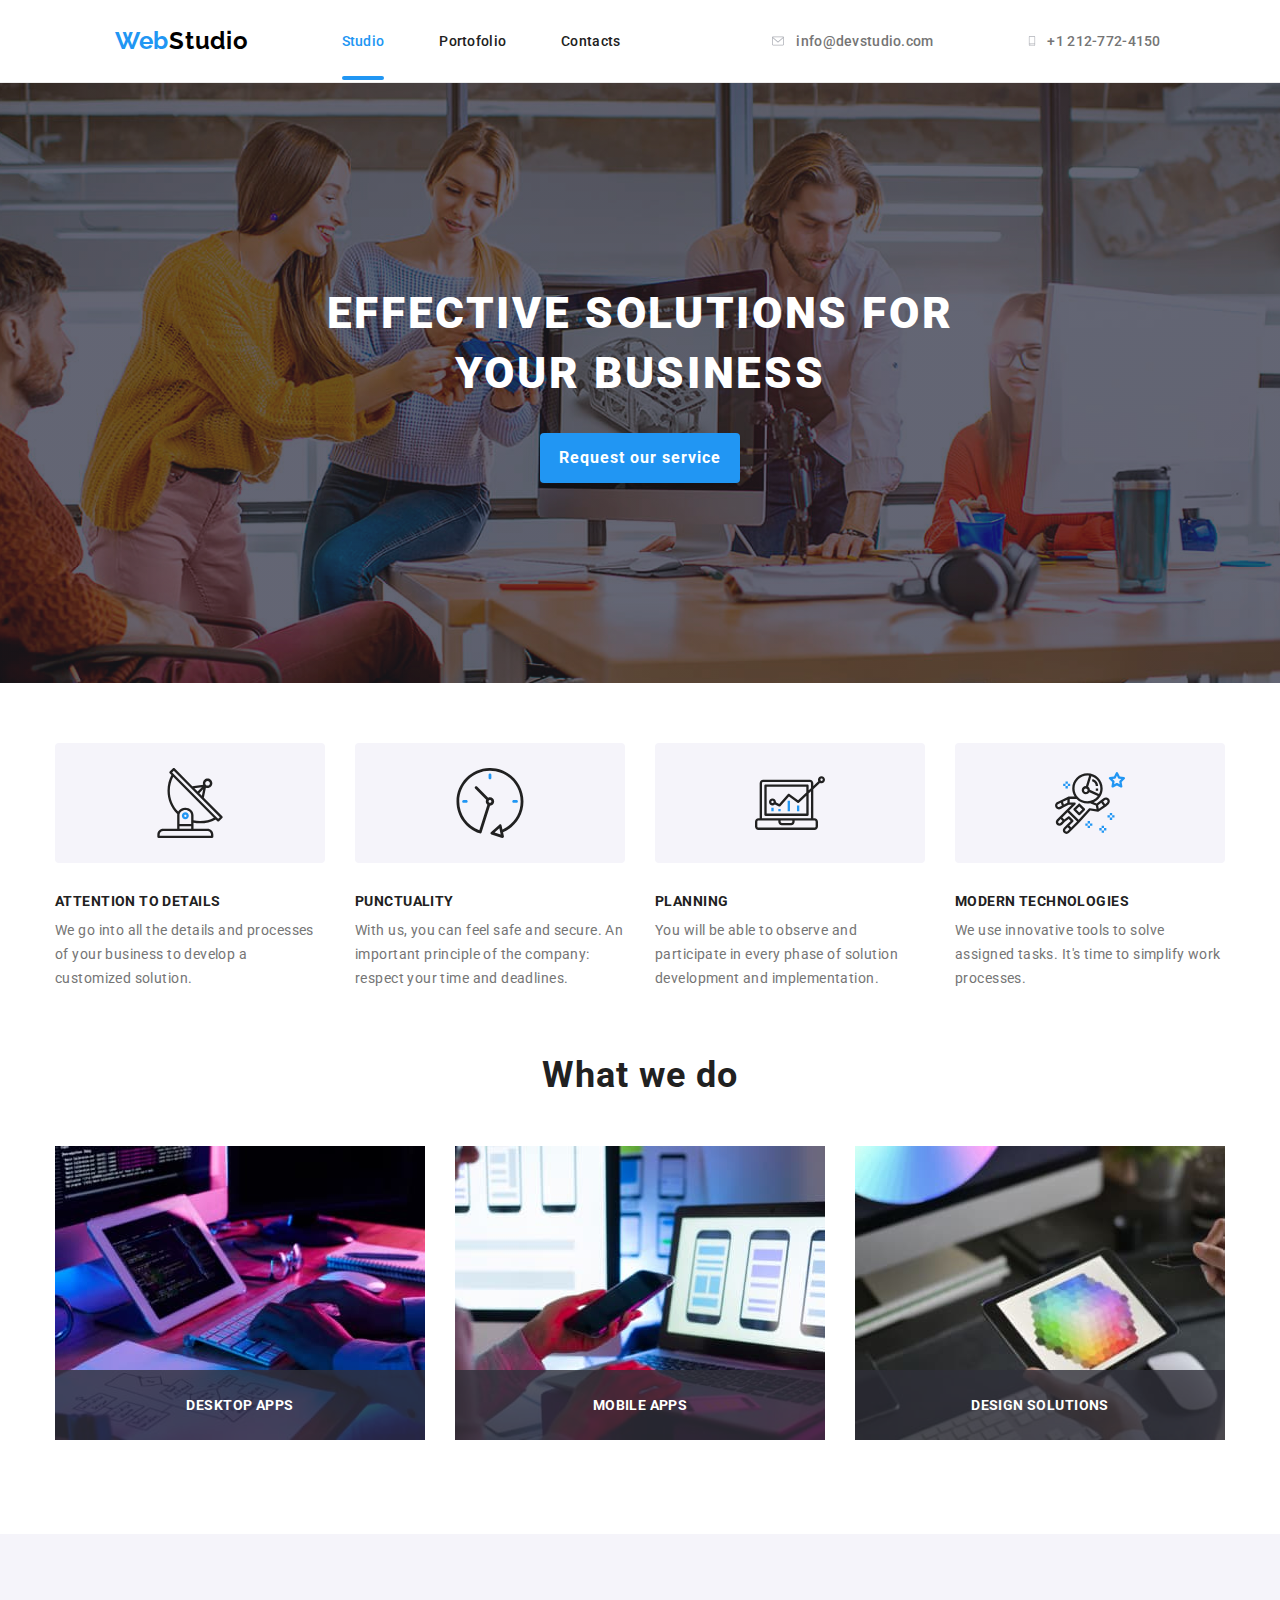
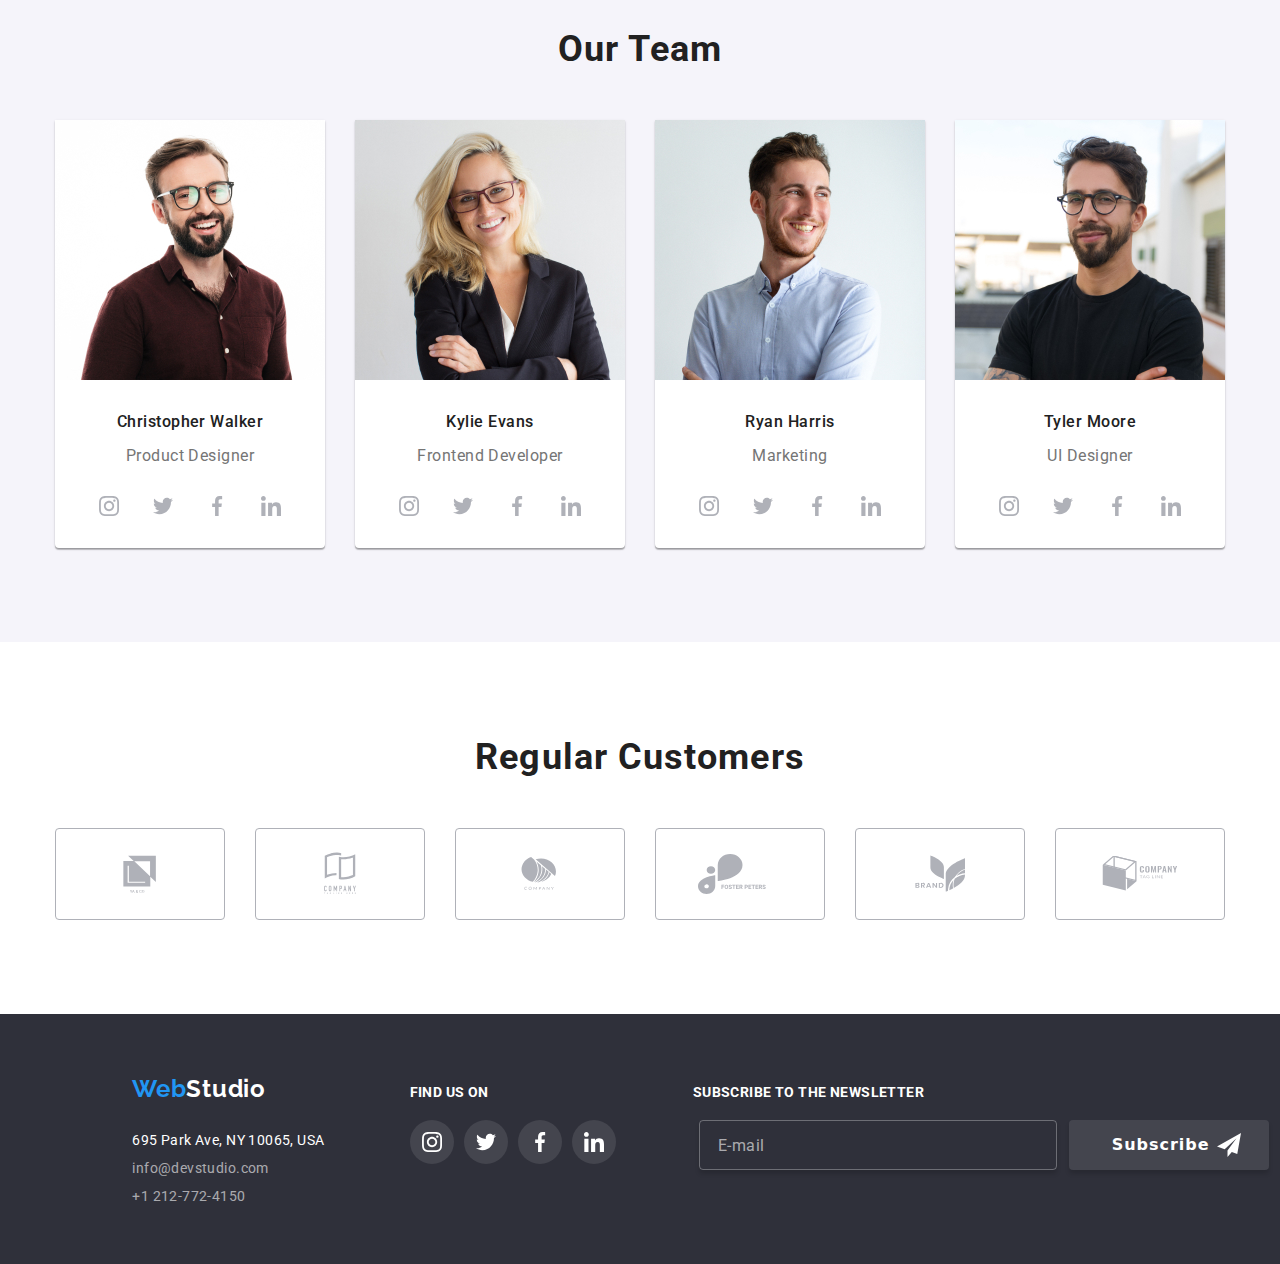
<file: index.html>
<!DOCTYPE html>
<html lang="en">
<head>
    <meta charset="UTF-8">
    <meta name="viewport" content="width=device-width, initial-scale=1.0">
    <title>Studio</title>
    <link rel="preconnect" href="https://fonts.googleapis.com">
    <link rel="preconnect" href="https://fonts.gstatic.com" crossorigin>
    <link href="https://fonts.googleapis.com/css2?family=Raleway:wght@700&family=Roboto:wght@400;500;700;900&display=swap" rel="stylesheet">
    <link
        rel="stylesheet"
        href="https://cdnjs.cloudflare.com/ajax/libs/modern-normalize/1.0.0/modern-normalize.min.css">
    <link rel="stylesheet" href="css/reset.css">   
    <link rel="stylesheet" href="css/style.css">
</head>
<body class="global-body">
    <div class="section container-header">
        <div class="logo-header">
            <a class="logo" href="#">
                <span class="logo-web">Web</span>
                <span class="studio">Studio</span>
            </a>
        </div>

            <svg class="menu-button js-open-menu open-menu-mobile">
                <use href="./Images/symbol-defs.svg#icon-open-menu-mobile-btn"/>
            </svg>

        <div class="js-menu-container">
            <nav class="nav-menu-mobile">
                <a href="index.html"  id="current">Studio</a>
                <a href="portofolio.html" >Portofolio</a>
                <a href="#">Contacts</a>
            </nav>

            <div class="contacts-menu-mobile">
                <a>info@devstudio.com</a>
                <a>+1 212-772-4150</a>
            </div>

            <div class="mobile-links">
                <a>Instagram</a>
                <img src="./Images/Line.jpg" alt="line">
                <a>Twitter</a>
                <img src="./Images/Line.jpg" alt="line">
                <a>Facebook</a>
                <img src="./Images/Line.jpg" alt="line">
                <a>LinkedIn</a>
            </div>
            
                <svg class="menu-toggle js-close-menu close-menu-mobile">
                    <use href="./Images/symbol-defs.svg#icon-close-menu-mobile-btn"/>
                </svg>
        </div>

        <header class="header">
            <nav class="navigation">
                    <a href="index.html" class="nav-link" id="current">Studio</a>
                    <a href="portofolio.html" class="nav-link">Portofolio</a>
                    <a href="#" class="nav-link">Contacts</a>
            </nav>

            <div class="email-contact-section">
                <div class="icon-mail">
                    <svg class="icon-header"><use href="./Images/symbol-defs.svg#icon-envelope"/></svg>
                    <a class="email-contact">info@devstudio.com</a>
                </div>

                <div class="icon-phone">
                    <svg class="icon-header"><use href="./Images/symbol-defs.svg#icon-smartphone"/></svg>
                    <a class="email-contact">+1 212-772-4150</a>
                </div>
            </div>
        </header>
    </div>
        
    <main>
    <section class="section effectiv-btn-section">
        <div class="effective-container">
            <h1>EFFECTIVE SOLUTIONS FOR <br> YOUR BUSINESS</h1>
            <button data-modal-open class="request-button" type="button">Request our service</button>
        </div>
    </section>

    <section class="section description-section">
        <div class="container-description">
            <ul class="descriptions"> 
                <li class="item-description">
                    <div>
                        <svg><use href="./Images/symbol-defs.svg#icon-antenna"/></svg>
                    </div>
                    <h3>ATTENTION TO DETAILS</h3>
                    <p>We go into all the details and processes of your business to develop a customized solution.</p>
                </li>
    
                <li class="item-description">
                    <div>
                        <svg><use href="./Images/symbol-defs.svg#icon-clock"/></svg>
                    </div>
                    <h3>PUNCTUALITY</h3>
                    <p>With us, you can feel safe and secure. An important principle of the company: respect your time and deadlines.</p>
                </li>
    
                <li class="item-description">
                    <div>
                        <svg><use href="./Images/symbol-defs.svg#icon-diagram"/></svg>
                    </div>
                    <h3>PLANNING</h3>
                    <p>You will be able to observe and participate in every phase of solution development and implementation.</p>
                </li>
    
                <li class="item-description">
                    <div>
                        <svg><use href="./Images/symbol-defs.svg#icon-astronaut"/></svg>
                    </div>
                    <h3>MODERN TECHNOLOGIES</h3>
                    <p>We use innovative tools to solve assigned tasks. It's time to simplify work processes.</p>
                </li>
            </ul>
        </div>
    </section>

    <section class="section ocupation-section">
        <div class="container-ocupation">
            <h2>What we do</h2>
            <ul class="items-ocupation">
                <li>
                    <picture>
                        <source
                            media="(min-width: 1158px)"
                            srcset="
                            ./Images/work-on-computer.jpg    1x,
                            ./Images/work-on-computer_2x.jpg 2x
                            "
                        />
              
                        <img src="./Images/work-on-computer.jpg" alt="lucru pe calculator">
                    </picture>
                    <div><h4>DESKTOP APPS</h4></div>
                </li>

                <li>
                    <picture>
                        <source
                            media="(min-width: 1158px)"
                            srcset="
                            ./Images/phone.jpg    1x,
                            ./Images/phone_2x.jpg 2x
                            "
                        />
              
                        <img src="./Images/phone.jpg" alt="configurare telefon">
                    </picture>
                    <div><h4>MOBILE APPS</h4></div>
                </li>
                    
                <li>
                    <picture>
                        <source
                            media="(min-width: 1158px)"
                            srcset="
                            ./Images/colors.jpg    1x,
                            ./Images/colors_2x.jpg 2x
                            "
                        />
              
                        <img src="./Images/colors.jpg" alt="diagrama culori">
                    </picture>
                        <div><h4>DESIGN SOLUTIONS</h4></div>
                </li>
            </ul>
        </div>
    </section>

    <section class="section our-team-section">
        <div class="container-our-team">
            <h2>Our Team</h2>
            <ul class="class-our-team">
                <li>
                    <picture>
                         <!-- Desktop -->
                        <source
                            media="(min-width: 1158px)"
                            srcset="
                            ./Images/ChristopherW.jpg 1x,
                            ./Images/ChristopherW-d_2x.jpg 2x
                            "
                        />
              
                        <!-- Tablet -->
                        <source
                            media="(min-width: 768px)"
                            srcset="
                            ./Images/ChristopherW-t_1x.jpg 1x,
                            ./Images/ChristopherW-t_2x.jpg 2x
                            "
                        />
              
                        <!-- Mobile -->
                        <source
                            srcset="
                            ./Images/ChristopherW-m_1x.jpg 1x,
                            ./Images/ChristopherW-m_2x.jpg 2x
                            "
                        />
              
                        <img src="./Images/ChristopherW.jpg"
                        alt="Christopher Walker-Product Designer"/>
                    </picture>
                        
                    <div class="social-media-ourteam">
                        <h3>Christopher Walker</h3> 
                        <p>Product Designer</p>
                        <ul>
                            <li class="icon-our-team">
                                <a>
                                    <svg class="icons"><use href="./Images/symbol-defs.svg#icon-instagram"/></svg>
                                </a>
                            </li>
                    
                            <li class="icon-our-team">
                                <a>
                                    <svg class="icons"><use href="./Images/symbol-defs.svg#icon-twitter"/></svg>
                                </a>
                            </li>
                    
                            <li class="icon-our-team">
                                <a>
                                    <svg class="icons"><use href="./Images/symbol-defs.svg#icon-facebook"/></svg>
                                </a>
                            </li>
                    
                            <li class="icon-our-team">
                                <a>
                                    <svg class="icons"><use href="./Images/symbol-defs.svg#icon-linkedin"/></svg>
                                </a>
                            </li>
                        </ul>
                    </div>
                </li>
                    
                <li>
                    <picture>
                        <!-- Desktop -->
                        <source
                            media="(min-width: 1158px)"
                            srcset="
                            ./Images/KylieE.jpg 1x,
                            ./Images/KylieE_2x.jpg 2x
                            "
                        />
              
                        <!-- Tablet -->
                        <source
                            media="(min-width: 768px)"
                            srcset="
                            ./Images/KylieE-t_1x.jpg 1x,
                            ./Images/KylieE-t_2x.jpg 2x
                            "
                        />
              
                        <!-- Mobile -->
                        <source
                            srcset="
                            ./Images/KylieE-m_1x.jpg 1x,
                            ./Images/KylieE-m_2x.jpg 2x
                            "
                        />
              
                        <img src="./Images/KylieE.jpg" 
                        alt="Kylie Evans-Frontend Developer" >
                    </picture>
                        
                    <div class="social-media-ourteam">
                        <h3>Kylie Evans</h3>
                        <p>Frontend Developer</p>
                        <ul>
                            <li class="icon-our-team">
                                <a>
                                    <svg class="icons"><use href="./Images/symbol-defs.svg#icon-instagram"/></svg>
                                </a>
                            </li>
                    
                            <li class="icon-our-team">
                                <a>
                                    <svg class="icons"><use href="./Images/symbol-defs.svg#icon-twitter"/></svg>
                                </a>
                            </li>
                    
                            <li class="icon-our-team">
                                <a>
                                    <svg class="icons"><use href="./Images/symbol-defs.svg#icon-facebook"/></svg>
                                </a>
                            </li>
                    
                            <li class="icon-our-team">
                                <a>
                                    <svg class="icons"><use href="./Images/symbol-defs.svg#icon-linkedin"/></svg>
                                </a>
                            </li>
                        </ul>
                    </div>
                </li>
                   
                <li>
                    <picture>
                        <!-- Desktop -->
                        <source
                            media="(min-width: 1158px)"
                            srcset="
                            ./Images/RyanHarris.jpg 1x,
                            ./Images/RyanHarris_2x.jpg 2x
                            "
                        />
              
                        <!-- Tablet -->
                        <source
                            media="(min-width: 768px)"
                            srcset="
                            ./Images/RyanHarris-t_1x.jpg 1x,
                            ./Images/RyanHarris-t_2x.jpg 2x
                            "
                        />
              
                        <!-- Mobile -->
                        <source
                            srcset="
                            ./Images/RyanHarris-m_1x.jpg 1x,
                            ./Images/RyanHarris-m_2x.jpg 2x
                            "
                        />
              
                        <img src="./Images/RyanHarris.jpg" 
                        alt="Ryan Harris-Marketing" >
                    </picture>
                        
                    <div class="social-media-ourteam">
                        <h3>Ryan Harris</h3>
                        <p>Marketing</p>
                        <ul>
                            <li class="icon-our-team">
                                <a>
                                    <svg class="icons"><use href="./Images/symbol-defs.svg#icon-instagram"/></svg>
                                </a>
                            </li>
                    
                            <li class="icon-our-team">
                                <a>
                                    <svg class="icons"><use href="./Images/symbol-defs.svg#icon-twitter"/></svg>
                                </a>
                            </li>
                    
                            <li class="icon-our-team">
                                <a>
                                    <svg class="icons"><use href="./Images/symbol-defs.svg#icon-facebook"/></svg>
                                </a>
                            </li>
                    
                            <li class="icon-our-team">
                                <a>
                                    <svg class="icons"><use href="./Images/symbol-defs.svg#icon-linkedin"/></svg>
                                </a>
                            </li>
                        </ul>
                    </div>
                </li>
                   
                <li>
                    <picture>
                        <!-- Desktop -->
                        <source
                            media="(min-width: 1158px)"
                            srcset="
                            ./Images/TylerM.jpg 1x,
                            ./Images/TylerM_2x.jpg 2x
                            "
                        />
              
                        <!-- Tablet -->
                        <source
                            media="(min-width: 768px)"
                            srcset="
                            ./Images/TylerM-t_1x.jpg 1x,
                            ./Images/TylerM-t_2x.jpg 2x
                            "
                        />
              
                        <!-- Mobile -->
                        <source
                            srcset="
                            ./Images/TylerM-m_1x.jpg 1x,
                            ./Images/TylerM-m_2x.jpg 2x
                            "
                        />
              
                        <img src="./Images/TylerM.jpg" 
                        alt="Tyler Moore-UI Designer" >
                    </picture>
                        
                    <div class="social-media-ourteam">
                        <h3>Tyler Moore</h3>
                        <p>UI Designer</p>
                        <ul>
                            <li class="icon-our-team">
                                <a>
                                    <svg class="icons"><use href="./Images/symbol-defs.svg#icon-instagram"/></svg>
                                </a>
                            </li>
                    
                            <li class="icon-our-team">
                                <a>
                                    <svg class="icons"><use href="./Images/symbol-defs.svg#icon-twitter"/></svg>
                                </a>
                            </li>
                    
                            <li class="icon-our-team">
                                <a>
                                    <svg class="icons"><use href="./Images/symbol-defs.svg#icon-facebook"/></svg>
                                </a>
                            </li>
                    
                            <li class="icon-our-team">
                                <a>
                                    <svg class="icons"><use href="./Images/symbol-defs.svg#icon-linkedin"/></svg>
                                </a>
                            </li>
                        </ul>
                    </div>
                </li>
            </ul>
        </div>
    </section>

    <section class="customers-section">
        <div class="section customers-container">
            <h2>Regular Customers</h2>
            <ul class="customers-icons">
                <li class="company-icon">
                    <a>
                        <svg><use href="./Images/symbol-defs.svg#icon-YaCo"/></svg>
                    </a>
                </li>
                <li class="company-icon">
                    <a>
                        <svg><use href="./Images/symbol-defs.svg#icon-Tagline"/></svg>
                    </a>
                </li>
                <li class="company-icon">
                    <a>
                        <svg><use href="./Images/symbol-defs.svg#icon-Company"/></svg>
                    </a>
                </li>
                <li class="company-icon">
                    <a class="items-vector">
                        <svg class="vectorone"><use href="./Images/symbol-defs.svg#icon-group"/></svg>
                    </a>
                </li>
                <li class="company-icon">
                    <a>
                        <svg><use href="./Images/symbol-defs.svg#icon-Brand"/></svg>
                    </a>
                </li>
                <li class="company-icon">
                    <a>
                        <svg><use href="./Images/symbol-defs.svg#icon-CompanyTag"/></svg>
                    </a>
                </li>
            </ul>
        </div>
    </section>
        
    <footer class="section footer-section">
        <div class="footer-container">
            <div class="logo-footer">
                <a class="logo" href="#">
                    <span class="logo-web">Web</span>
                    <span class="studio-logo">Studio</span>
                </a>
            </div>
                
            <address class="adress-section">
                <span>695 Park Ave, NY 10065, USA</span>
                <p class="email-contact">info@devstudio.com</p>
                <p class="email-contact">+1 212-772-4150</p>         
            </address>
        </div>
        
        <div class="find-us-section">
            <h3>Find us on</h3>
            <ul class="social-media-footer-container">
                <li class="footer-items">
                    <a>
                        <svg class="icon">
                            <use href="./Images/symbol-defs.svg#icon-instagramFooter"/>
                        </svg>
                    </a>
                </li>
        
                <li class="footer-items">
                    <a>
                        <svg class="icon">
                            <use href="./Images/symbol-defs.svg#icon-twitterFooter"/>
                        </svg>
                    </a>
                </li>
        
                <li class="footer-items">
                    <a>
                        <svg class="icon">
                            <use href="./Images/symbol-defs.svg#icon-facebookFooter"/>
                        </svg>
                    </a>
                </li>
        
                <li class="footer-items">
                    <a>
                        <svg class="icon">
                            <use href="./Images/symbol-defs.svg#icon-linkedinFooter"/>
                        </svg>
                    </a>
                </li>
            </ul>
        </div>
        
        <div class="subscribe-container">
            <h3>Subscribe to the newsletter</h3>
            <div class="substribe-input-btn">
                <label for="email-subscribe" class="text-form"></label>
                <input class="subscribe-input" 
                    type="email" 
                    name="email" 
                    id="email-subscribe" 
                    placeholder="E-mail" 
                    pattern="[a-z0-9._%+\-]+@[a-z0-9.\-]+\.[a-z]{2,}$"
                    autocomplete="off">
                <button type="submit" class="subscribe-btn">Subscribe
                    <svg class="send-subscribe-icon">
                        <use href="./Images/symbol-defs.svg#icon-icon-send"></use>
                    </svg>
                </button>
            </div>
        </div>
    </footer>
    </main>
        
<!--Button Modal-->
        <div class="modal is-hidden" data-modal>
            <div class="modal-content">
                    <svg data-modal-close class="close-btn">
                        <use href="./Images/symbol-defs.svg#icon-button"/>
                    </svg>
                <p>Leave your information and we'll call you back</p>
                <form name="contact-form" autocomplete="off" method="get">
        
                <div class="content-modal-container">
                    <label for="name" class="text-form">Name</label>
                    <input class="input-content" type="name" name="name" id="name" required>
                        <svg class="icon-form">
                            <use href="./Images/symbol-defs.svg#icon-person_black"/>
                        </svg>   
                </div>
        
                <div class="content-modal-container">
                    <label for="tel" class="text-form">Telephone</label>
                    <input class="input-content" 
                            type="tel" name="telephone" 
                            id="tel" 
                            required
                    />
                    <svg class="icon-form">
                        <use href="./Images/symbol-defs.svg#icon-phone_black"/>
                    </svg>
                </div>
        
                <div class="content-modal-container">
                    <label for="email" class="text-form">E-mail</label>
                    <input class="input-content" 
                            type="email" 
                            name="email" 
                            id="email" 
                            pattern="[a-z0-9._%+\-]+@[a-z0-9.\-]+\.[a-z]{2,}$"
                            required
                    />
                    <svg class="icon-form">
                        <use href="./Images/symbol-defs.svg#icon-email_black"/>
                    </svg>
                </div>
        
                <div class="content-modal-container">
                    <label for="comment" class="text-form">Comments</label>
                    <textarea class="text" name="comments" rows="10" placeholder="Enter the text" id="comment"></textarea>
                </div>
                        
                <div class="term-condition-container">
                    <label for="term-condition-checkbox" class="term-condition-label"></label>
                    <input type="checkbox" 
                            class="term-condition-checkbox" 
                            name="term-condition-checkbox" 
                            id="term-condition-checkbox" 
                            value="Checked"
                            required
                    />
            
                        <span>
                            I agree with the letter and accept the
                            <a href="#">Terms and Conditions</a>
                        </span>
                    </label>
                </div>
        
                    <button type="submit" class="submit">Send</button>
                </form>
            </div>
        </div>
        
        <script src="./js/modal.js"></script>
        <script src="./js/mobile-menu.js"></script>
</body>
</html>
</file>
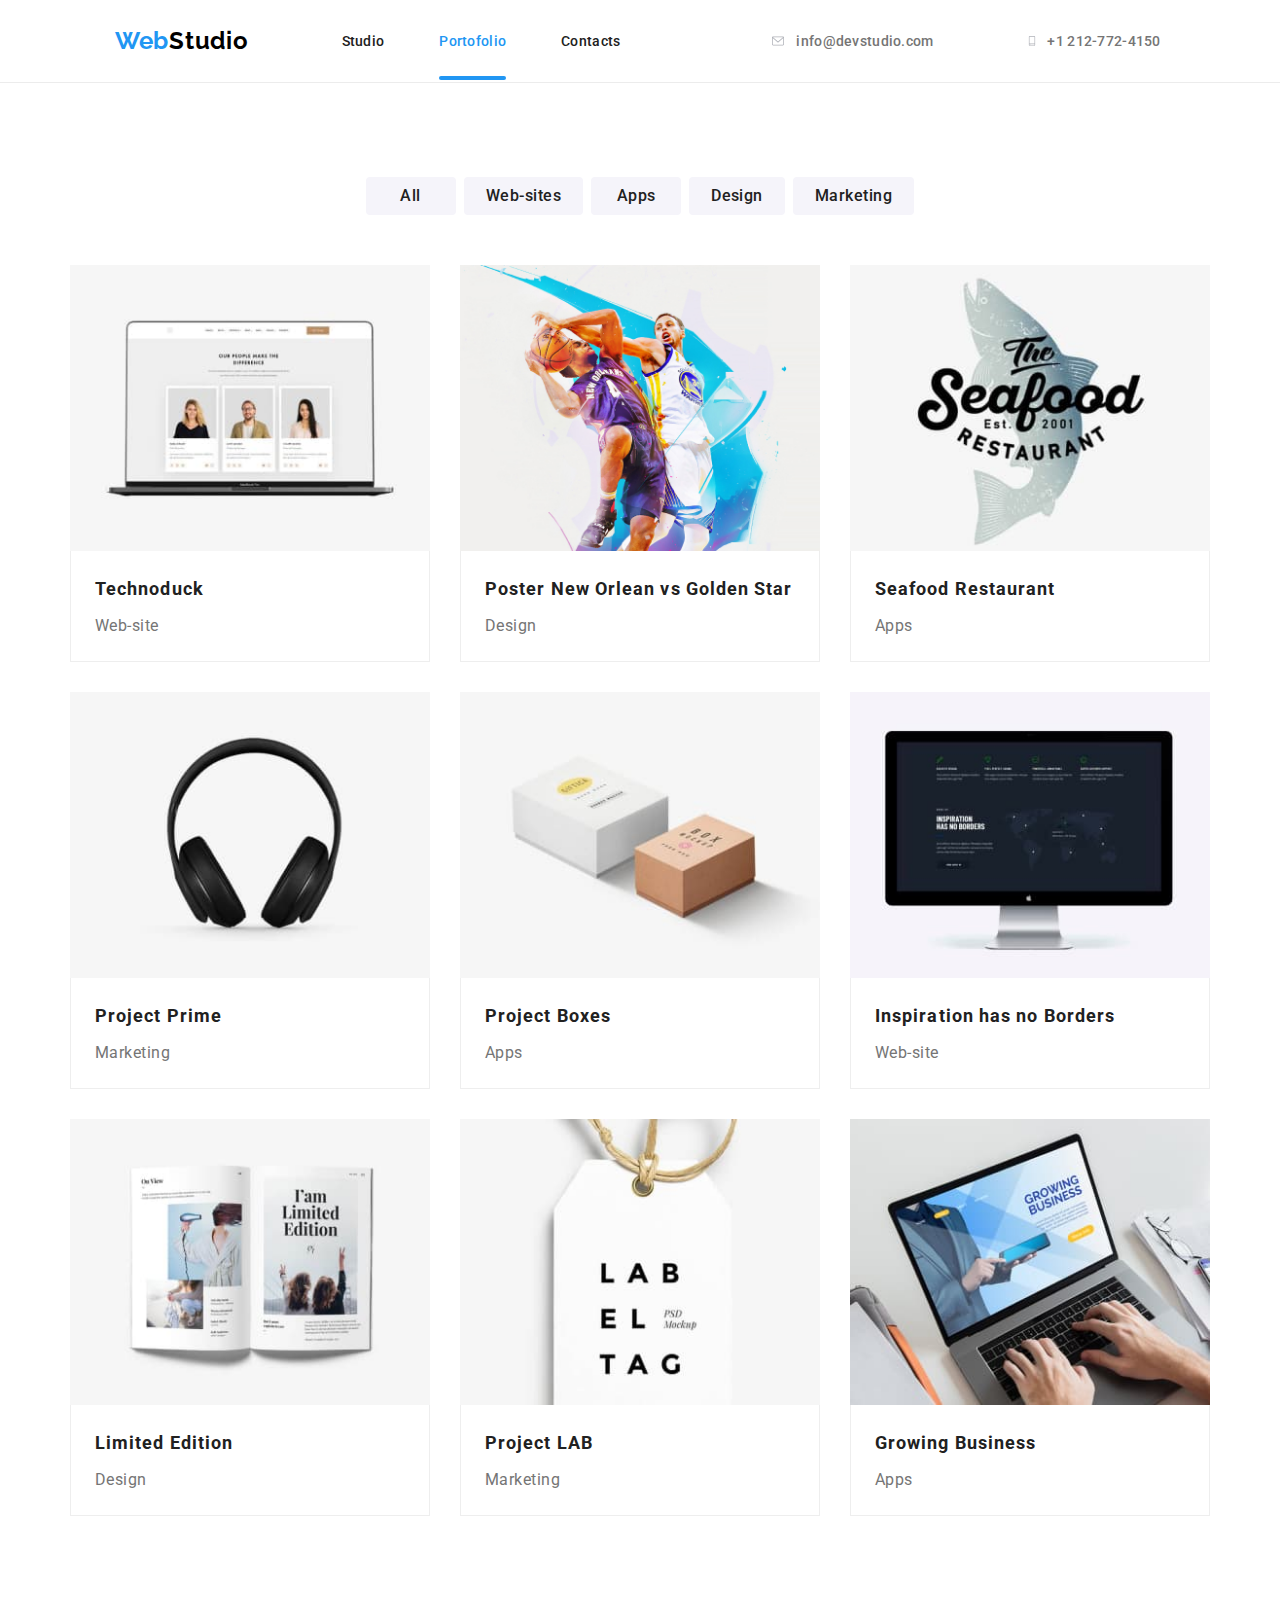
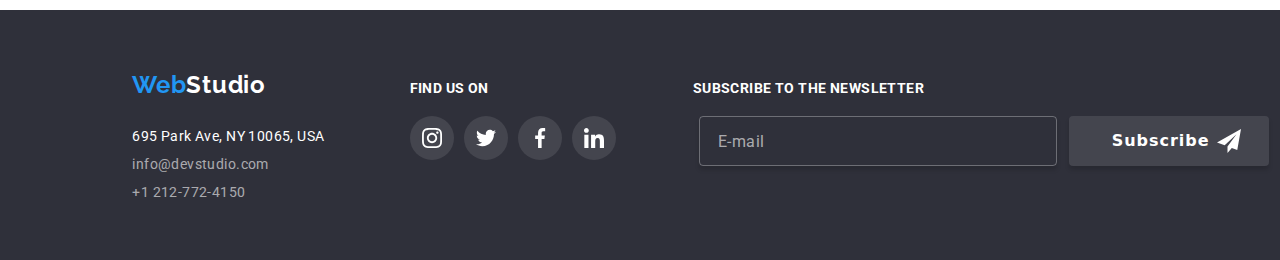
<file: portofolio.html>
<!DOCTYPE html>
<html lang="en">
<head>
    <meta charset="UTF-8">
    <meta name="viewport" content="width=device-width, initial-scale=1.0">
    <title>Portofoliu</title>
    <link rel="preconnect" href="https://fonts.googleapis.com">
    <link rel="preconnect" href="https://fonts.gstatic.com" crossorigin>
    <link href="https://fonts.googleapis.com/css2?family=Raleway:wght@700&family=Roboto:wght@400;500;700;900&display=swap" rel="stylesheet">
    <link
    rel="stylesheet"
    href="https://cdnjs.cloudflare.com/ajax/libs/modern-normalize/1.0.0/modern-normalize.min.css">
    <link rel="stylesheet" href="css/reset.css">
    <link rel="stylesheet" href="css/style.css">
</head>

<body class="global-body">  
    <div class="section container-header">
        <div class="logo-header">
            <a class="logo" href="#">
                <span class="logo-web">Web</span>
                <span class="studio">Studio</span>
            </a>
        </div>

        <svg class="menu-button js-open-menu open-menu-mobile">
            <use href="./Images/symbol-defs.svg#icon-open-menu-mobile-btn"/>
        </svg>

    <div class="js-menu-container">
        <nav class="nav-menu-mobile">
            <a href="index.html">Studio</a>
            <a href="portofolio.html" id="current">Portofolio</a>
            <a href="#">Contacts</a>
        </nav>

        <div class="contacts-menu-mobile">
            <a>info@devstudio.com</a>
            <a>+1 212-772-4150</a>
        </div>

        <div class="mobile-links">
            <a>Instagram</a>
            <img src="./Images/Line.jpg" alt="line">
            <a>Twitter</a>
            <img src="./Images/Line.jpg" alt="line">
            <a>Facebook</a>
            <img src="./Images/Line.jpg" alt="line">
            <a>LinkedIn</a>
        </div>
        
            <svg class="menu-toggle js-close-menu close-menu-mobile">
                <use href="./Images/symbol-defs.svg#icon-close-menu-mobile-btn"/>
            </svg>
    </div>

        <header class="header">
            <nav class="navigation">
                    <a href="index.html" class="nav-link">Studio</a>
                    <a href="portofolio.html" class="nav-link" id="current">Portofolio</a>
                    <a href="#" class="nav-link">Contacts</a>
            </nav>

            <div class="email-contact-section">
                <div class="icon-mail">
                    <svg class="icon-header">
                        <use href="./Images/symbol-defs.svg#icon-envelope"/>
                    </svg>
                    <a class="email-contact">info@devstudio.com</a>
                </div>

                <div class="icon-phone">
                    <svg class="icon-header">
                        <use href="./Images/symbol-defs.svg#icon-smartphone"/>
                    </svg>
                    <a class="email-contact">+1 212-772-4150</a>
                </div>
            </div>
        </header>
    </div>
    
    <main>
        <div class="section container-portofolio">
            <nav class="btn-portofolio">
                <ul class="button-navigation">
                    <li><button class="buttons" type="button">All</button></li>
                    <li><button class="buttons" type="button">Web-sites</button></li>
                    <li><button class="buttons" type="button">Apps</button></li>
                    <li><button class="buttons" type="button">Design</button></li>
                    <li><button class="buttons" type="button">Marketing</button></li>
                </ul>
            </nav>
        
            <section class="portofoliu">
                <ul class="card-set-portofoliu">
                    <li class="cards-prtf">
                        <picture>
                            <!-- Desktop -->
                            <source
                              media="(min-width: 1158px)"
                              srcset="
                              ./Images/technoduck.jpg 1x,
                              ./Images/technoduck-d_2x.jpg 2x
                              "
                            />
              
                            <!-- Tablet -->
                            <source
                              media="(min-width: 768px)"
                              srcset="
                              ./Images/technoduck-t_1x.jpg 1x,
                              ./Images/technoduck-t_2x.jpg 2x
                              "
                            />
              
                            <!-- Mobile -->
                            <source
                              srcset="
                              ./Images/technoduck-m_1x.jpg 1x,
                              ./Images/technoduck-m_2x.jpg 2x
                              "
                            />
              
                            <img src="./Images/technoduck.jpg" alt="web page">
                        </picture>
                            <div class="overlay">
                                <p class="text">Technoduck is a state-of-the-art coronavirus distribution platform. Companies use this platform for digital espionage and attacks on competitors' secure servers.</p>
                            </div>
                    <div class="portofolio-card-description">
                        <h3>Technoduck</h3>
                        <p>Web-site</p>
                    </div>
                    </li>
        
                    <li class="cards-prtf">
                        <picture>
                            <!-- Desktop -->
                            <source
                              media="(min-width: 1158px)"
                              srcset="
                              ./Images/poster.jpg 1x,
                              ./Images/poster-d_2x.jpg 2x
                              "
                            />
              
                            <!-- Tablet -->
                            <source
                              media="(min-width: 768px)"
                              srcset="
                              ./Images/poster-t_1x.jpg 1x,
                              ./Images/poster-t_2x.jpg 2x
                              "
                            />
              
                            <!-- Mobile -->
                            <source
                              srcset="
                              ./Images/poster-m_1x.jpg 1x,
                              ./Images/poster-m_2x.jpg 2x
                              "
                            />
              
                            <img src="./Images/poster.jpg" alt="backetball players">
                        </picture>
                        <div class="overlay">
                            <p class="text">Lorem ipsum dolor sit amet consectetur adipisicing elit. Dignissimos odio beatae, quaerat consectetur est temporibus quo commodi esse cupiditate rem facilis provident nulla eaque, excepturi culpa id mollitia illum totam!</p>
                        </div>
                    <div class="portofolio-card-description">
                        <h3>Poster New Orlean vs Golden Star</h3>
                        <p>Design</p>
                    </div>
                    </li>
                    
                    <li class="cards-prtf">
                        <picture>
                            <!-- Desktop -->
                            <source
                              media="(min-width: 1158px)"
                              srcset="
                              ./Images/seafood.jpg 1x,
                              ./Images/seafood-d_2x.jpg 2x
                              "
                            />
              
                            <!-- Tablet -->
                            <source
                              media="(min-width: 768px)"
                              srcset="
                              ./Images/seafood-t_1x.jpg 1x,
                              ./Images/seafood-t_2x.jpg 2x
                              "
                            />
              
                            <!-- Mobile -->
                            <source
                              srcset="
                              ./Images/seafood-m_1x.jpg 1x,
                              ./Images/seafood-m_2x.jpg 2x
                              "
                            />
              
                            <img src="./Images/seafood.jpg" alt="seafood restaurant">
                        </picture>
                        <div class="overlay">
                            <p class="text">Lorem ipsum dolor, sit amet consectetur adipisicing elit. Eveniet eaque soluta voluptatem, sed provident inventore sunt quasi asperiores maiores, nulla qui, autem totam nobis exercitationem. At, qui. At, in vitae!</p>
                        </div>
                    <div class="portofolio-card-description">
                            <h3>Seafood Restaurant </h3>
                            <p>Apps</p>  
                    </div> 
                    </li>
        
                    <li class="cards-prtf">
                        <picture>
                            <!-- Desktop -->
                            <source
                              media="(min-width: 1158px)"
                              srcset="
                              ./Images/project.jpg 1x,
                              ./Images/project-d_2x.jpg 2x
                              "
                            />
              
                            <!-- Tablet -->
                            <source
                              media="(min-width: 768px)"
                              srcset="
                              ./Images/project-t_1x.jpg 1x,
                              ./Images/project-t_2x.jpg 2x
                              "
                            />
              
                            <!-- Mobile -->
                            <source
                              srcset="
                              ./Images/project-m_1x.jpg 1x,
                              ./Images/project-m_2x.jpg 2x
                              "
                            />
              
                            <img src="./Images/project.jpg" alt="headphones">
                        </picture>
                        <div class="overlay">
                            <p class="text">Lorem ipsum, dolor sit amet consectetur adipisicing elit. Sunt in minima fugiat corporis molestiae id, maiores deserunt rem! Porro reiciendis, quas beatae harum nihil eum ipsa quo iste provident laboriosam.</p>
                        </div>
                    <div class="portofolio-card-description">
                        <h3>Project Prime</h3>
                         <p>Marketing</p>
                    </div>
                    </li>
        
                    <li class="cards-prtf">
                        <picture>
                            <!-- Desktop -->
                            <source
                              media="(min-width: 1158px)"
                              srcset="
                              ./Images/projectboxes.jpg 1x,
                              ./Images/projectboxes-d_2x.jpg 2x
                              "
                            />
              
                            <!-- Tablet -->
                            <source
                              media="(min-width: 768px)"
                              srcset="
                              ./Images/projectboxes-t_1x.jpg 1x,
                              ./Images/projectboxes-t_2x.jpg 2x
                              "
                            />
              
                            <!-- Mobile -->
                            <source
                              srcset="
                              ./Images/projectboxes-m_1x.jpg 1x,
                              ./Images/projectboxes-m_2x.jpg 2x
                              "
                            />
              
                            <img src="./Images/projectboxes.jpg" alt="boxes">
                        </picture>
                        <div class="overlay">
                            <p class="text">Lorem, ipsum dolor sit amet consectetur adipisicing elit. Totam dolores harum temporibus sed eum dicta, provident sapiente aperiam amet molestiae aliquid hic assumenda cupiditate veritatis rerum quis sint vel fugiat.</p>
                        </div>
                    <div class="portofolio-card-description">
                        <h3>Project Boxes</h3>
                        <p>Apps</p>
                    </div>    
                    </li>
        
                    <li class="cards-prtf">
                        <picture>
                            <!-- Desktop -->
                            <source
                              media="(min-width: 1158px)"
                              srcset="
                              ./Images/inspiration.jpg 1x,
                              ./Images/inspiration-d_2x.jpg 2x
                              "
                            />
              
                            <!-- Tablet -->
                            <source
                              media="(min-width: 768px)"
                              srcset="
                              ./Images/inspiration-t_1x.jpg 1x,
                              ./Images/inspiration-t_2x.jpg 2x
                              "
                            />
              
                            <!-- Mobile -->
                            <source
                              srcset="
                              ./Images/inspiration-m_1x.jpg 1x,
                              ./Images/inspiration-m_2x.jpg 2x
                              "
                            />
              
                            <img src="./Images/inspiration.jpg" alt="computer">
                        </picture>
                        <div class="overlay">
                            <p class="text">Lorem ipsum dolor sit amet consectetur adipisicing elit. Ipsum exercitationem harum nemo enim accusantium, omnis vero aliquam similique quis sint eveniet commodi accusamus ipsa? Libero blanditiis provident at consequuntur quisquam.</p>
                        </div>
                    <div class="portofolio-card-description">
                        <h3>Inspiration has no Borders</h3>
                        <p>Web-site</p>
                    </div>
                    </li>
        
                    <li class="cards-prtf">
                        <picture>
                            <!-- Desktop -->
                            <source
                              media="(min-width: 1158px)"
                              srcset="
                              ./Images/limited.jpg 1x,
                              ./Images/limited-d_2x.jpg 2x
                              "
                            />
              
                            <!-- Tablet -->
                            <source
                              media="(min-width: 768px)"
                              srcset="
                              ./Images/limited-t_1x.jpg 1x,
                              ./Images/limited-t_2x.jpg 2x
                              "
                            />
              
                            <!-- Mobile -->
                            <source
                              srcset="
                              ./Images/limited-m_1x.jpg 1x,
                              ./Images/limited-m_2x.jpg 2x
                              "
                            />
              
                            <img src="./Images/limited.jpg" alt="book">
                        </picture>
                        <div class="overlay">
                            <p class="text">Lorem ipsum dolor sit amet consectetur adipisicing elit. Soluta, non? Voluptates autem voluptatum animi totam reiciendis. Est assumenda ipsam accusamus ad consequatur odit illo repellendus, ab eum perspiciatis, esse quos?</p>
                        </div>
                    <div class="portofolio-card-description">
                        <h3>Limited Edition</h3>
                        <p>Design</p>
                    </div>    
                    </li>
        
                    <li class="cards-prtf">
                        <picture>
                            <!-- Desktop -->
                            <source
                              media="(min-width: 1158px)"
                              srcset="
                              ./Images/projectlab.jpg 1x,
                              ./Images/projectlab-d_2x.jpg 2x
                              "
                            />
              
                            <!-- Tablet -->
                            <source
                              media="(min-width: 768px)"
                              srcset="
                              ./Images/projectlab-t_1x.jpg 1x,
                              ./Images/projectlab-t_2x.jpg 2x
                              "
                            />
              
                            <!-- Mobile -->
                            <source
                              srcset="
                              ./Images/projectlab-m_1x.jpg 1x,
                              ./Images/projectlab-m_2x.jpg 2x
                              "
                            />
              
                            <img src="./Images/projectlab.jpg" alt="label tag">
                        </picture>
                        <div class="overlay">
                            <p class="text">Lorem ipsum dolor sit amet consectetur adipisicing elit. Quibusdam vel, ipsum omnis enim inventore minus a voluptate fugiat aperiam, nesciunt assumenda quis laboriosam laudantium at corrupti nostrum. Doloribus, ut dolore.</p>
                        </div>
                    <div class="portofolio-card-description">
                        <h3>Project LAB</h3>
                        <p>Marketing</p>
                    </div>    
                    </li>
        
                    <li class="cards-prtf">
                        <picture>
                            <!-- Desktop -->
                            <source
                              media="(min-width: 1158px)"
                              srcset="
                              ./Images/growing.jpg 1x,
                              ./Images/growing-d_2x.jpg 2x
                              "
                            />
              
                            <!-- Tablet -->
                            <source
                              media="(min-width: 768px)"
                              srcset="
                              ./Images/growing-t_1x.jpg 1x,
                              ./Images/growing-t_2x.jpg 2x
                              "
                            />
              
                            <!-- Mobile -->
                            <source
                              srcset="
                              ./Images/growing-m_1x.jpg 1x,
                              ./Images/growing-m_2x.jpg 2x
                              "
                            />
              
                            <img src="./Images/growing.jpg" alt="work on the computer">
                        </picture>
                        <div class="overlay">
                            <p class="text">Lorem, ipsum dolor sit amet consectetur adipisicing elit. Nisi aliquam facere libero cumque ut beatae officiis illo suscipit, voluptate molestias doloremque necessitatibus incidunt commodi consequuntur, accusamus adipisci et nihil numquam?</p>
                        </div>
                    <div class="portofolio-card-description">
                        <h3>Growing Business</h3>
                        <p>Apps</p>
                    </div>    
                    </li>
                </ul>
            </section>
        </div>
        
        <footer class="section footer-section">
            <div class="footer-container">
                <div class="logo-footer">
                    <a class="logo" href="#">
                        <span class="logo-web">Web</span>
                        <span class="studio-logo">Studio</span>
                    </a>
                </div>
                
                <address class="adress-section">
                    <span>695 Park Ave, NY 10065, USA</span>
                    <p class="email-contact">info@devstudio.com</p>
                    <p class="email-contact">+1 212-772-4150</p>         
                </address>
            </div>
        
            <div class="find-us-section">
                <h3>Find us on</h3>
                <ul class="social-media-footer-container">
                    <li class="footer-items">
                        <a>
                            <svg class="icon">
                                <use href="./Images/symbol-defs.svg#icon-instagramFooter"/>
                            </svg>
                        </a>
                    </li>
        
                    <li class="footer-items">
                        <a>
                            <svg class="icon">
                                <use href="./Images/symbol-defs.svg#icon-twitterFooter"/>
                            </svg>
                        </a>
                    </li>
        
                    <li class="footer-items">
                        <a>
                            <svg class="icon">
                                <use href="./Images/symbol-defs.svg#icon-facebookFooter"/>
                            </svg>
                        </a>
                    </li>
        
                    <li class="footer-items">
                        <a>
                            <svg class="icon">
                                <use href="./Images/symbol-defs.svg#icon-linkedinFooter"/>
                            </svg>
                        </a>
                    </li>
                </ul>
            </div>
            <div class="subscribe-container">
                <h3>Subscribe to the newsletter</h3>
                <div class="substribe-input-btn">
                    <label for="email-subscribe" class="text-form"></label>
                    <input class="subscribe-input" 
                    type="email" 
                    name="email" 
                    id="email-subscribe" 
                    placeholder="E-mail"
                    pattern="[a-z0-9._%+\-]+@[a-z0-9.\-]+\.[a-z]{2,}$"
                    autocomplete="off">
                    <button type="submit" class="subscribe-btn">Subscribe
                        <svg class="send-subscribe-icon">
                            <use href="./Images/symbol-defs.svg#icon-icon-send"></use>
                        </svg>
                    </button>
                </div>
            </div>
        </footer>
    </main>

    <script src="./js/mobile-menu.js"></script>
</body>
</html>
</file>
<file: css/style.css>
:root{
    --nav-color:#212121;
    --nav-font-family: 'Roboto', 'Courier New', Courier, monospace; 
    --diff-color: #2196F3;
    --cut-color: #FFFFFF;
    --header-color: #757575;
    --button-color:#F5F4FA;
    --adress-color:#FFF;
    --transition: 250ms cubic-bezier(0.4, 0, 0.2, 1);
    --btn-focus: #188CE8;
    --fill-color: #afb1b8;
}


.global-body body{
    overflow-x: hidden;
    font-family: 'Roboto', 'Courier New', Courier, monospace, sans-serif;
    background-color: var(--adress-color);
    text-decoration: none;
}

.section{
    overflow-x: hidden;
}

.container-header{
    background-color: var(--cut-color);
    border-bottom: 1px solid #ececec;
    position: relative;
    display: flex;
    align-items: center;
    padding: 16px 15px;
}

.header{
    display: none;
}

.js-menu-container{
    display: none;
}

.container-header .js-open-menu{
    width: 40px;
    height: 40px;
    flex-shrink: 0;
    position: absolute;
    top: 10px;
    right: 15px;
}

.js-menu-container.is-open {
    display: flex;
    flex-direction: column;
    justify-content: space-between;
    position: fixed;
    top: 0;
    right: 0;
    background-color: var(--adress-color);
    width: 100vw;
    height: 100vh;
    padding: 40px;
    z-index: 1;
}

.js-menu-container .close-menu-mobile{
    width: 40px;
    height: 40px;
    flex-shrink: 0;
    position: absolute;
    top: 10px;
    right: 15px;
}

.js-menu-container .nav-menu-mobile{
    display: flex;
    flex-direction: column;
    gap: 32px;
}

.js-menu-container .nav-menu-mobile a{
    text-decoration: none;
    width: 139px;
    height: 48px;
    color: var(--nav-color);
    font-family: var(--nav-font-family);
    font-size: 40px;
    font-weight: 500;
    line-height: normal;
    letter-spacing: 0.8px;
}

#current{
    color: var(--diff-color);
}

.js-menu-container .contacts-menu-mobile{
    display:flex;
    flex-direction: column;
    gap: 32px;
}

.js-menu-container .contacts-menu-mobile a:first-child{
    color: var(--diff-color);
    font-family: var(--nav-font-family);
    font-size: 30px;
    font-weight: 500;
    line-height: normal;
    letter-spacing: 0.68px;
}

.js-menu-container .contacts-menu-mobile a:not(:first-child){
    color: var(--header-color);
    font-family: var(--nav-font-family);
    font-size: 24px;
    font-weight: 500;
    line-height: normal;
    letter-spacing: 0.48px;
}

.mobile-links{
    display: flex;
    gap: 10px;
}

.js-menu-container .mobile-links a{
    align-items: center;
    color: var(--diff-color);
    font-family: var(--nav-font-family);
    font-size: 18px;
    font-style: normal;
    font-weight: 500;
    line-height: 22px;
    letter-spacing: 0.36px;
}

.js-menu-container .mobile-links img{
    width: 1px;
    height: 22px;
    background: rgba(33, 33, 33, 0.20);
}

/*Studio page*/
.effectiv-btn-section{
    background-image: linear-gradient(rgba(47, 48, 58, 0.40), rgba(47, 48, 58, 0.40)), url("../Images/background-img-mobile_1x.png");
    background-repeat: no-repeat;
    background-position:center;
    background-size: cover;
    padding: 118px 0;
    position: relative;
    display: flex;
    justify-content: center;
    align-items: center;
}

@media only screen and (min-device-pixel-ratio: 2),
  (min-resolution: 192dpi),
  (min-resolution: 2dppx){
  .effectiv-btn-section{
    background-image: linear-gradient(rgba(47, 48, 58, 0.40), rgba(47, 48, 58, 0.40)), url('../Images/background-img-mobile_2x.png');
  }
}

.effective-container{
    display: flex;
    flex-direction: column;
    align-items: center;
}

.effective-container h1{
    color: var(--adress-color);
    text-align: center;
    font-family: var(--nav-font-family);
    font-size: 26px;
    font-weight: 900;
    line-height: 42px;
    letter-spacing: 1.56px;
    text-transform: uppercase;
    margin-bottom: 30px;
}

.request-button{ 
    width: 200px;
    height: 50px;
    flex-shrink: 0px;
    border-radius: 4px;
    background: var(--diff-color);
    box-shadow: 0px 4px 4px 0px rgba(0, 0, 0, 0.15);
    color: var(--adress-color);
    text-align: center;
    font-family: var(--nav-font-family);
    font-size: 16px;
    font-weight: 700;
    line-height: 30px;
    letter-spacing: 0.96px;
    border: none;  
    cursor: pointer;  
    transition: background-color var(--transition);
}

.request-button:hover,
.request-button:active,
.request-button:focus{
    background-color:var(--btn-focus);
    color: var(--cut-color);
}

.description-section{
    padding: 60px 15px;
}    

.container-description ul{
    display: flex;
    flex-direction: column;
    gap: 30px;
    justify-content: center;
    align-items: center;
    list-style-type: none;
}

.container-description .item-description li{
    align-content: center;
    justify-content: center;
    width: 400px;
}
    
.container-description .item-description div{
    width: 400px;
    height: 120px;
    border-radius: 4px;
    background: var(--button-color);
    padding:25px 160px;
    margin-bottom: 30px;
    display: flex;
    justify-content: center;
    align-items: center;
}

.container-description .item-description svg{
    width: 70px;
    height: 70px;
    flex-shrink: 0;
}

.descriptions h3{
    color: var(--nav-color);
    font-family: var(--nav-font-family);
    font-size: 14px;
    font-weight: 700;
    line-height: normal;
    letter-spacing: 0.42px;
    text-transform: uppercase;
    margin-bottom: 10px;
    text-align: center;
}

.descriptions p{
    color: var(--header-color);
    font-family: var(--nav-font-family);
    font-size: 14px;
    line-height: 171%; 
    letter-spacing: 0.42px;
    width: 400px;
    height: 50px;
    flex-shrink: 0;
}

.ocupation-section{
    display: none;
}

.our-team-section{
   
    background-color: var(--button-color);
    padding: 60px 15px;
}

.container-our-team ul{
    list-style-type: none;
    display: flex;
    flex-direction: column;
    align-items: center;
    gap: 30px;
}

.our-team-section img{
    display: block;
    width: 100%;
    height: auto;
    flex-shrink: 0;
    border-bottom: 0;
}

.our-team-section h2{
    color: var(--nav-color);
    text-align: center;
    font-family: var(--nav-font-family);
    font-size: 28px;
    font-weight: 700;
    line-height: normal;
    letter-spacing: 0.84px;
    margin-bottom: 30px;
}

.our-team-section li{
    width: 100%;
    border-radius: 0px 0px 4px 4px;
    background: var(--adress-color);
    box-shadow: 0px 2px 1px 0px rgba(0, 0, 0, 0.20), 0px 1px 1px 0px rgba(0, 0, 0, 0.14), 0px 1px 3px 0px rgba(0, 0, 0, 0.12);
}

.class-our-team h3{
    font-size: 16px;
    font-family: var(--nav-font-family);
    font-weight: 500;
    color: var(--nav-color);
    text-align: center;
    letter-spacing: 0.48px;
    margin-bottom: 10px;
    margin-top: 0;
}

.class-our-team p{
    font-size: 16px;
    font-family: var(--nav-font-family);
    color: var(--header-color);
    text-align: center;
    letter-spacing: 0.48px;
    margin: 0;
}

.class-our-team div{
    padding: 30px 0 24px 0;
}

.class-our-team .social-media-ourteam ul{
    display: flex;
    flex-direction: row;
    justify-content: center;
    align-items: center;
    gap: 10px;
    margin-top: 16px;
}

.class-our-team .social-media-ourteam svg{
    width: 20px;
    height: 20px;
    flex-shrink: 0;
}

.class-our-team .social-media-ourteam .icon-our-team{
    width: 44px;
    height: 44px;
    flex-shrink: 0;
    background-color: var(--adress-color);
    border-radius: 44px;
    padding: 12px;
    box-shadow: none;
    fill: var(--fill-color); 
    transition: background-color var(--transition), fill var(--transition);
}

.class-our-team .social-media-ourteam .icon-our-team:hover,
.class-our-team .social-media-ourteam .icon-our-team:focus{
    background-color: var(--diff-color);
    fill: var(--cut-color);
    cursor: pointer;
}

.customers-container{
    background: var(--adress-color);
    display: block;
    padding: 60px 15px;
    margin-left: auto;
    margin-right: auto;
}

.customers-container h2{
    color: var(--nav-color);
    text-align: center;
    font-family: var(--nav-font-family);
    font-size: 28px;
    font-style: normal;
    font-weight: 700;
    line-height: normal;
    letter-spacing: 0.84px;
    margin-bottom: 30px;
}

.customers-container ul{
    display: grid;
    grid-template-columns: auto auto;
    gap: 30px;
    position: relative;
    list-style-type: none;
    justify-content: center;
    align-items: center;
}

.customers-container li{
    width: 100%;
    height: 50%;
    border-radius: 4px;
    border: 1px solid #AFB1B8;
    display: flex;
    justify-content: center;
    align-items: center;
    fill: var(--fill-color); 
    transition: border var(--transition), fill var(--transition);
}    

.customers-container .customers-icons svg{
    width:50%;
    height: 50%;
    flex-shrink: 0;
}

.customers-container li:hover{
    border-radius: 4px;
    border: 1px solid var(--diff-color);
    cursor: pointer;
    fill: var(--diff-color);
}

.customers-section .customers-icons .company-icon a{
    display: flex;
    justify-content: center;
    text-align: center;
}

/*Portofolio page*/
.container-portofolio{
    display: block;
    padding: 60px 15px;
    margin-left: auto;
    margin-right: auto;
}

.button-navigation{
    display: flex;
    flex-wrap: wrap;
    gap: 8px;
    margin-bottom: 50px;
    padding-left: 15px;
}

.buttons{
    border-radius: 4px;
    background-color: var(--button-color);
    color: var(--nav-color);
    text-align: center;
    font-family: var(--nav-font-family);
    font-size: 16px;
    font-weight: 500;
    line-height: 26px;
    letter-spacing: 0.48px;
    border: none;
    cursor: pointer;
    transition: background-color var(--transition), color var(--transition), border var(--transition), box-shadow var(--transition);
    padding: 6px 22px;
    min-width: 90px;
    height: 38px;
}

.button-navigation li{
    list-style-type: none;
}

.buttons:active,
.buttons:hover,
.buttons:focus{
    background-color: var(--diff-color);
    color: var(--cut-color);
    box-shadow: 0px 2px 2px 0px rgba(0, 0, 0, 0.12), 0px 1px 2px 0px rgba(0, 0, 0, 0.08), 0px 3px 1px 0px rgba(0, 0, 0, 0.10);
}

.card-set-portofoliu{
    display: flex;
    flex-direction: column;
    gap: 30px;
    justify-content: center;
    align-items: center;
}

.card-set-portofoliu .cards-prtf:hover{
    background: var(--adress-color);
    box-shadow: 1px 4px 6px 0px rgba(0, 0, 0, 0.16), 0px 4px 4px 0px rgba(0, 0, 0, 0.06), 0px 1px 1px 0px rgba(0, 0, 0, 0.12);
}

.portofoliu li{
    width: 370px;
    border: #EEEEEE;
    background-color: var(--cut-color);
    border-width: 1px;
    list-style-type: none;
    transition: background-color var(--transition), border var(--transition), box-shadow var(--transition);
    position: relative;
    overflow: hidden;
    transition: background-color var(--transition), color var(--transition), border var(--transition), box-shadow var(--transition) ;
}

.portofoliu h3{
    font-size: 18px;
    line-height: 36px;
    font-family: var(--nav-font-family);
    font-weight: 700;
    color: var(--nav-color);
    letter-spacing: 1.08px;
    margin-bottom: 4px;
    margin-top: 0;
}

.portofoliu p{
    font-size: 16px;
    line-height: 30px;
    font-family: var(--nav-font-family);
    color: var(--header-color);
    letter-spacing: 0.48px;
    margin: 0;
}

.portofolio-card-description{
    border: 1px solid #EEE;
    padding: 20px 24px;
    background-color: var(--adress-color);
    border-top: 0;
    position: relative;
}

.portofoliu .card-set-portofoliu img{
    width: 370px;
    display: block;
    height: auto;
    flex-shrink: 0;
    border-bottom: 0;
}

.cards-prtf .imgoverlay{
    position: relative;
}

.portofoliu .card-set-portofoliu .cards-prtf .overlay{
    width: 100%;
    height: 100%;
    flex-shrink: 0;
    background-color: rgba(33, 150, 243, 0.90);
    position: absolute;
    top: 0;
    left: 0;
    transform: translateY(100%);
    transition: transform 250ms ease-in-out;
    padding: 63px 24px 91px 24px;
}

.cards-prtf .overlay .text{
    color: var(--adress-color);
    font-family: var(--nav-font-family);
    font-size: 18px;
    line-height: 28px;
    letter-spacing: 0.54px;
}

.portofoliu .card-set-portofoliu .cards-prtf:hover .overlay{
    transform:translateY(0);
}

/*Footer section*/
.footer-section{
    background-color: #2F303A;
    display: flex;
    flex-direction: column;
    align-items: center;
    justify-content: center;
    padding: 60px 0;
    gap: 60px;
    text-align: center;
}

.adress-section span{
    color: var(--adress-color);
    font-family: var(--nav-font-family);
    font-size: 14px;
    line-height: normal;
    letter-spacing: 0.42px;
    font-style: normal;
}

.adress-section{
    margin-top: 28px;
    gap: 12px;
    display: flex;
    flex-direction: column;
}

.email-contact{
    width: 231px;
    color: #FFFFFF99;
    font-family: var(--nav-font-family);
    font-size: 14px;
    line-height: 16px;
    letter-spacing: 0.42px;
    font-style: normal;
    cursor: pointer;
    transition: color var(--transition);
}

.email-contact:hover,
.email-contact:focus{
    color: var(--diff-color);
}

.logo{
    color: var(--diff-color);
    font-family: 'Raleway', 'Courier New', Courier, monospace;
    text-align: center;
    font-size: 24px;
    font-style: normal;
    font-weight: 700;
    line-height: normal;
    letter-spacing: 0.72px;
    text-decoration-line: none;
    display: inline-flex;
    gap: 0;
}

.studio-logo{
    color: var(--cut-color);
}

.studio{
    color: #000000;
}

.footer-container{
    width: 200px;
}

.social-media-footer-container{
    display: flex;
    list-style-type: none;
}

.icon{
    width: 20px;
    height: 20px;
    flex-shrink: 0;
}

.footer-items{
    width: 44px;
    height: 44px;
    flex-shrink: 0;
    border-radius: 44px;
    background-color: #FFFFFF1A;
    display: flex;
    justify-content: center;
    align-items: center;
    cursor: pointer;
    padding: 12px 12px;
    transition: background-color var(--transition) ;
}

.footer-items:not(:last-child){
    margin-right: 10px;
}

.find-us-section .footer-items:hover,
.find-us-section .footer-items:focus{
   background-color: var(--diff-color);
}

.find-us-section h3{
    color: var(--adress-color);
    font-family: var(--nav-font-family);
    font-size: 14px;
    font-weight: 700;
    line-height: normal;
    letter-spacing: 0.42px;
    text-transform: uppercase;
    margin-bottom: 20px;
}

.subscribe-container{
    display: flex;
    flex-direction: column;
    align-items: center;
    justify-content: center;
    text-align: center;
}

.subscribe-container div{
    display: flex;
    flex-direction: column;
    gap:20px;
    align-items: center;
    justify-content: center;
}

.subscribe-container h3{
    color: var(--adress-color);
    font-family: var(--nav-font-family);
    font-size: 14px;
    font-weight: 700;
    line-height: normal;
    letter-spacing: 0.42px;
    text-transform: uppercase;
}

.subscribe-container .subscribe-input{
    width: 400px;
    height: 50px;
    flex-shrink: 0;
    border-radius: 4px;
    outline: none;
    border: 1px solid rgba(255, 255, 255, 0.30);
    background: rgba(33, 150, 243, 0.00);
    box-shadow: 0px 4px 4px 0px rgba(0, 0, 0, 0.15);
    color: var(--cut-color);
}

.subscribe-input::placeholder{
    color: rgba(255, 255, 255, 0.60);
    font-family: var(--nav-font-family);
    font-size: 16px;
    line-height: 20px;
    letter-spacing: 0.48px;
    padding: 15px 0 15px 16px;
}
.subscribe-btn{
    width: 200px;
    height: 50px;
    flex-shrink: 0;
    border-radius: 4px;
    background: #FFFFFF1A;
    box-shadow: 0px 4px 4px 0px rgba(0, 0, 0, 0.15);
    border: 0;
    color: var(--adress-color);
    text-align: center;
    font-family: var(--transition);
    font-size: 16px;
    font-style: normal;
    font-weight: 700;
    line-height: 30px;
    letter-spacing: 0.96px;
    cursor: pointer;
    padding: 10px 77px 10px 43px;
    position: relative;
    transition: background-color var(--transition);
}

.subscribe-btn svg{
    width: 24px;
    height: 24px;
    flex-shrink: 0;
    position: absolute;
    top:13px;
    left: 148px;
}

.subscribe-btn:hover,
.subscribe-btn:focus{
    background-color: var(--diff-color) ;
}

/*Modal*/
.modal{
    position: fixed;
    top: 0;
    left: 0;
    width: 100vw;
    height: 100vh;
    display: flex;
    justify-content: center;
    align-items: center;
    background-color: rgba(0, 0, 0, 0.20);
    transform: scale(1);
    transition-delay: 250ms;
}

.modal-content{
    position: relative;
    width: 400px;
    height: 609px;
    flex-shrink: 0;
    border-radius: 4px;
    background-color: var(--adress-color);
    box-shadow: 0px 2px 1px 0px rgba(0, 0, 0, 0.20), 0px 1px 1px 0px rgba(0, 0, 0, 0.14), 0px 1px 3px 0px rgba(0, 0, 0, 0.12);
    padding: 40px 20px;
    display: flex;
    flex-direction: column;
    align-items: center;
}

.modal-content form{
    display: flex;
    flex-direction: column;
    justify-content: center;
    align-items: center;
}

.modal-content div{
    position: relative;   
}

.icon-form{
    position:absolute;
    top: 25px;
    left: 0;
}

.modal-content p{
    width: 350px;
    color: var(--nav-color);
    text-align: center;
    font-family: var(--nav-font-family);
    font-size: 20px;
    font-weight: 700;
    line-height: normal;
    letter-spacing: 0.6px;
    margin-bottom: 12px;
}

.modal-content .text-form{
    color: var(--header-color);
    font-family: var(--nav-font-family);
    font-size: 12px;
    line-height: normal;
    letter-spacing: 0.12px;
    margin-bottom: 4px;
}

.modal-content .input-content{
    width: 370px;
    height: 40px;
    border-radius: 4px;
    border: 1px solid rgba(33, 33, 33, 0.20);
    outline: none;
    padding: 11px 12px 11px 42px;
    margin-bottom: 10px;
    transition: border var(--transition);
}

.input:focus{ 
    border:1px solid var(--btn-focus);
}

.modal-content textarea{
    width: 370px;
    height: 120px;
    border-radius: 4px;
    border: 1px solid rgba(33, 33, 33, 0.20);
    outline: none;
    padding: 11px 12px;
    margin-bottom: 20px;
    
}
textarea::placeholder {
    color: rgba(117, 117, 117, 0.50);
    font-family: var(--nav-font-family);
    font-size: 12px;
    line-height: normal;
    letter-spacing: 0.12px;
  }

.icon-form{
    width: 18px;
    height: 18px;
    flex-shrink: 0;
    margin: 11px 12px;
    transition: fill var(--transition);
}

.modal-content input:focus +svg{
    fill:var(--diff-color);
}

.modal-content textarea:focus,
.modal-content input:focus{
    border:1px solid var(--diff-color);
}

.modal-content span{
    color: var(--header-color);
    font-family: var(--nav-font-family);
    font-size: 12px;
    line-height: normal;
    letter-spacing: 0.42px;
}

.modal-content span a{
    color: var(--diff-color);
    font-family: var(--nav-font-family);
    font-size: 12px;
    line-height: normal;
    letter-spacing: 0.42px;
    text-decoration-line: underline;
    cursor: pointer;
}

.modal-content .term-condition-container{
    display: flex;
    align-items: center;
    width: 370px;
    height: 24px;
    flex-shrink: 0;
}

.term-condition-checkbox{
    width: 15px;
    height: 15px;
    cursor: pointer;
    margin-right: 8px;
}

.term-condition-container .term-condition-checkbox:checked{
    accent-color:var(--diff-color);
}

.submit{
    width: 200px;
    height: 50px;
    flex-shrink: 0;
    border-radius: 4px;
    background-color: var(--diff-color);
    box-shadow: 0px 4px 4px 0px rgba(0, 0, 0, 0.15);
    color: var(--adress-color);
    text-align: center;
    font-family: var(--nav-font-family);
    font-size: 16px;
    font-style: normal;
    font-weight: 700;
    line-height: 30px;
    letter-spacing: 0.96px;
    border: none;
    padding: 10px 80px;
    margin-top: 20px;
    transition: background-color var(--transition);
    cursor: pointer;
}

.submit:focus,
.submit:hover{
    background-color: var(--btn-focus);
}

.close-btn{
    position: absolute;
    top: 0;
    right: 0;
    background-color: var(--adress-color);
    cursor: pointer;
    border-radius: 50px;
    border: 1px solid rgba(0, 0, 0, 0.10);
    width: 30px;
    height: 30px;
    flex-shrink: 0;
    padding: 6px;
    margin: 8px 8px 0 0;
    transition: fill var(--transition), border var(--transition);
}

.close-btn svg{
    width: 18px;
    height: 18px;
    flex-shrink: 0;
}

.close-btn:hover,
.close-btn:focus{
    fill: var(--btn-focus);
}
.is-hidden{
    visibility: hidden;
    opacity: 100%;
    pointer-events: auto;
}

/*Tablet*/
@media screen and (min-width: 768px) {
    .container-header .js-open-menu{
        display:none;
    }

    .logo-header{
        margin-right: 93px;
    }
    
    .header{
        flex-shrink: 0;
        display: flex;
        align-items: center;
        gap: 80px;
    }
    
    .header a{
        color: var(--header-color);
        font-family: var(--nav-font-family);
        font-size: 14px;
        font-weight: 500;
        line-height: normal;
        letter-spacing: 0.28px;
        text-decoration: none; 
    }
    
    .navigation a{
        color: var(--nav-color);
        position: relative;
        transition: color var(--transition);
    }
    
    .navigation a:not(:last-child){
        margin-right: 50px;
    }
    
    #current::after{
        content: '';
        width: 100%;
        height: 4px;
        flex-shrink: 0;
        border-radius: 2px;
        background: var(--diff-color);
        position: absolute;
        opacity: 100%;
        left: 0;
        top: 40px;
    }
    
    .nav-link:active,
    .nav-link:focus,
    .nav-link:hover{
        color: var(--diff-color);
    }
    
    #current{
        color: var(--diff-color);
    }
    
    .email-contact-section{
        display: flex;
        flex-direction: column;
        gap: 10px;
    }
    
    .email-contact-section a,
    .email-contact-section svg{
        transition: color var(--transition);
    }
    
    .email-contact-section:not(:last-child){
        margin-left: 40px;
    }
    
    .icon-mail svg{
        width: 16px;
        height: 11.996px;
        flex-shrink: 0;
        margin-right: 10px;
    }
    
    .icon-mail,
    .icon-phone{
        display: flex;
        justify-content: center;
        align-items: center;
        cursor: pointer;
        fill: var(--fill-color);
    }
    
    .icon-phone svg{
        width: 10px;
        height: 16px;
        flex-shrink: 0;
        margin-right: 10px;
    }
    
    .email-contact-section .icon-mail:hover a,
    .email-contact-section .icon-mail:hover svg,
    .email-contact-section .icon-phone:hover a,
    .email-contact-section .icon-phone:hover svg,
    .email-contact-section .icon-phone:focus a,
    .email-contact-section .icon-phone:focus svg,
    .email-contact-section .icon-mail:focus a,
    .email-contact-section .icon-mail:focus svg{
        color: var(--diff-color);
        fill: var(--diff-color);
    }

    .container-header .js-open-menu{
        display: none;
    }

    .effectiv-btn-section{
        background-image: linear-gradient(rgba(47, 48, 58, 0.40), rgba(47, 48, 58, 0.40)), url("../Images/background-img-tablet.png");
        background-repeat: no-repeat;
        background-position:center;
        background-size: cover;
    }

    .description-section{
        padding: 60px 15px;
    } 

    .container-description .descriptions{
        display: grid;
        grid-template-columns: auto auto;
        gap: 30px;
    }

    .container-description .item-description div{
        width: 354px;
        height: 120px;
        padding:25px 100px;
        margin-bottom: 30px;
    }

    .container-description .item-description h3{
        text-align: start;
    }

    .descriptions p{
        width: 354px;
        height: 75px;
    }

    .container-our-team ul{
        display: grid;
        grid-template-columns: auto auto;
        gap: 30px;
        justify-content: center;
        list-style-type: none;
    }

    .our-team-section img{
        width: 354px;
        height: auto;
    }

    .our-team-section li{
        width: 354px;
        height: 536px;
    }

    .customers-container ul{
        display: grid;
        grid-template-columns: auto auto auto;
        gap: 30px;
    }

    .customers-container li{
        width: 226px;
        height: 92px;
        display: flex;
        justify-content: center;
        align-items: center;
        padding: 0;
    }

    .footer-section{
        display: flex;
        flex-direction: row;
        flex-wrap: wrap;
        justify-content: space-evenly;
        align-items: baseline;
    }

    .subscribe-container .subscribe-input{
        width: 450px;
        height: 50px;
    }

    .modal-content{
        width: 450px;
        padding: 40px; 
    }

    .button-navigation {
        align-items: center;
        justify-content: center;
        padding-left: 0;
    }    

    .card-set-portofoliu {
        display: grid;
        grid-template-columns: auto auto;
    }

    .portofoliu li {
        width: 354px;
    }

    .portofoliu .card-set-portofoliu img {
        width: 354px;
    }

    .portofolio-card-description {
        height: 150px;
    }
}

/*Desktop*/
@media screen and (min-width: 1158px) {
    .container-header{
        padding: 26px 0 26px 115px;
    }
    .header{
        gap: 0;
    }

    .navigation{
        margin-right: 150px;
    }

    #current::after{
        top: 43px;
    }

    .email-contact-section{
        display: flex;
        flex-direction: row;
        justify-content: center;
        align-items: center;
        gap: 0;
    }

    .effectiv-btn-section{
        background-image: linear-gradient(rgba(47, 48, 58, 0.40), rgba(47, 48, 58, 0.40)), url("../Images/Background.png");
        background-repeat: no-repeat;
        background-position:center;
        background-size: cover;
        padding: 200px 0;
    }
    
    .effective-container h1{
        width: 696px;
        font-size: 44px;
        font-weight: 900;
        line-height: 60px;
        letter-spacing: 2.64px;
        text-transform: uppercase;
    }
    
    .container-description .descriptions{
        display: flex;
        flex-direction: row;
        column-gap: 30px;
        list-style-type: none;
        justify-content: center;
    }

    .container-description .item-description li{
        align-content: center;
    }
        
    .container-description .item-description div{
        width: 270px;
        height: 120px;
        padding:25px 100px;
        margin-bottom: 30px;
    }

    .descriptions p{
        width: 270px;
    }

    .ocupation-section{
        display: flex;
        justify-content: center;
        padding-bottom: 94px;
        background-color: var(--adress-color);
    }
    
    .container-ocupation{
        display: block;
        justify-content: center;
    }
    
    .container-ocupation h2{
        color: var(--nav-color);
        text-align: center;
        font-family: var(--nav-font-family);
        font-size: 36px;
        font-weight: 700;
        line-height: normal;
        letter-spacing: 1.08px;
        margin-bottom: 50px;
    }
    
    .container-ocupation ul{
        list-style-type: none;
        display: grid;
        grid-template-columns: auto auto auto;
        gap: 30px;
        justify-content: center;
    }
    
    .ocupation-section .items-ocupation img{
        width: 370px;
        flex-shrink: 0;
        display: block;
        height: auto;
    }
    
    .ocupation-section .items-ocupation h4{
        color: var(--adress-color);
        text-align: center;
        font-family: var(--nav-font-family);
        font-size: 14px;
        font-weight: 700;
        line-height: normal;
        letter-spacing: 0.42px;
        text-transform: uppercase;
    }
    
    .ocupation-section .items-ocupation div{
        width: 370px;
        height: 70px;
        flex-shrink: 0;
        background-color: rgba(47, 48, 58, 0.80);;
        padding: 27px 0;
        position: absolute;
        bottom: 0;
    }
    
    .items-ocupation{
        position: relative;
    }
    
    .our-team-section{
        background-color: var(--button-color);
        padding: 94px 0;
    }
    
    .container-our-team ul{
        display: grid;
        grid-template-columns: auto auto auto auto;
        gap: 30px;
        justify-content: center;
        list-style-type: none;
    }
    
    .our-team-section img{
        width: 270px;
        height: auto;
    }
    
    .our-team-section h2{
        font-size: 36px;
        font-weight: 700;
        line-height: normal;
        letter-spacing: 1.08px;
        margin-bottom: 50px;
    }
    
    .our-team-section li{
        width: 270px;
        height: 428px;
    }    
    
    .customers-container{
        padding: 94px 20px;
    }
    
    .customers-container h2{
        font-size: 36px;
        font-style: normal;
        font-weight: 700;
        line-height: normal;
        letter-spacing: 1.08px;
        margin-bottom: 50px;
    }
    
    .customers-container ul{
        display: flex;
        justify-content: center;
        align-items: center;
        position: relative;
        list-style-type: none;
        gap: 0;
    }
    
    .customers-container li{
        width: 170px;
    }    
    
    .customers-container li:not(:last-child){
        margin-right: 30px;
    }
    
    .footer-section{
        text-align: start;
        align-items: flex-start;
        flex-wrap: nowrap;
        align-items: baseline;
        padding: 60px 0 60px 115px;
    }

    .subscribe-container h3{
        align-self: flex-start;
        margin-bottom: 20px;
    }

    .subscribe-container .subscribe-input{
        width: 358px;
        height: 50px;
    }

    .subscribe-container{
        display: block;
        width: 570px;
        flex-shrink: 0;
        text-align: start;
    }
    
    .subscribe-container div{
        display: flex;
        flex-direction: row;
        gap: 12px;
    }
    
    .modal-content{
        width: 528px;
        height: 581px;
        padding: 30px 39px 30px 41px;
    }

    .modal-content p{
        width: 448px;
    }

    .modal-content .input-content{
        width: 448px;
        height: 40px;
    }

    .modal-content textarea{
        width: 448px;
        height: 120px;
    }

    .modal-content .term-condition-container{
        width: 420px;
    }

    .modal-content span,
    .modal-content span a{
        font-size: 14px;
    line-height: 24px;
    }

    .button-navigation{
        display: flex;
        justify-content: center;
        align-items: center;
    }    

    .container-portofolio{
        padding: 94px 0;
    }

    .card-set-portofoliu{
        display: grid;
        grid-template-columns: auto auto auto;
        gap: 30px;
        justify-content: center;
    }

    .portofoliu .card-set-portofoliu img {
        width: 360px;
    }
    
    .portofoliu li {
        width: 360px;
    }    

    .portofolio-card-description {
        height: 111px;
    }
}
</file>
